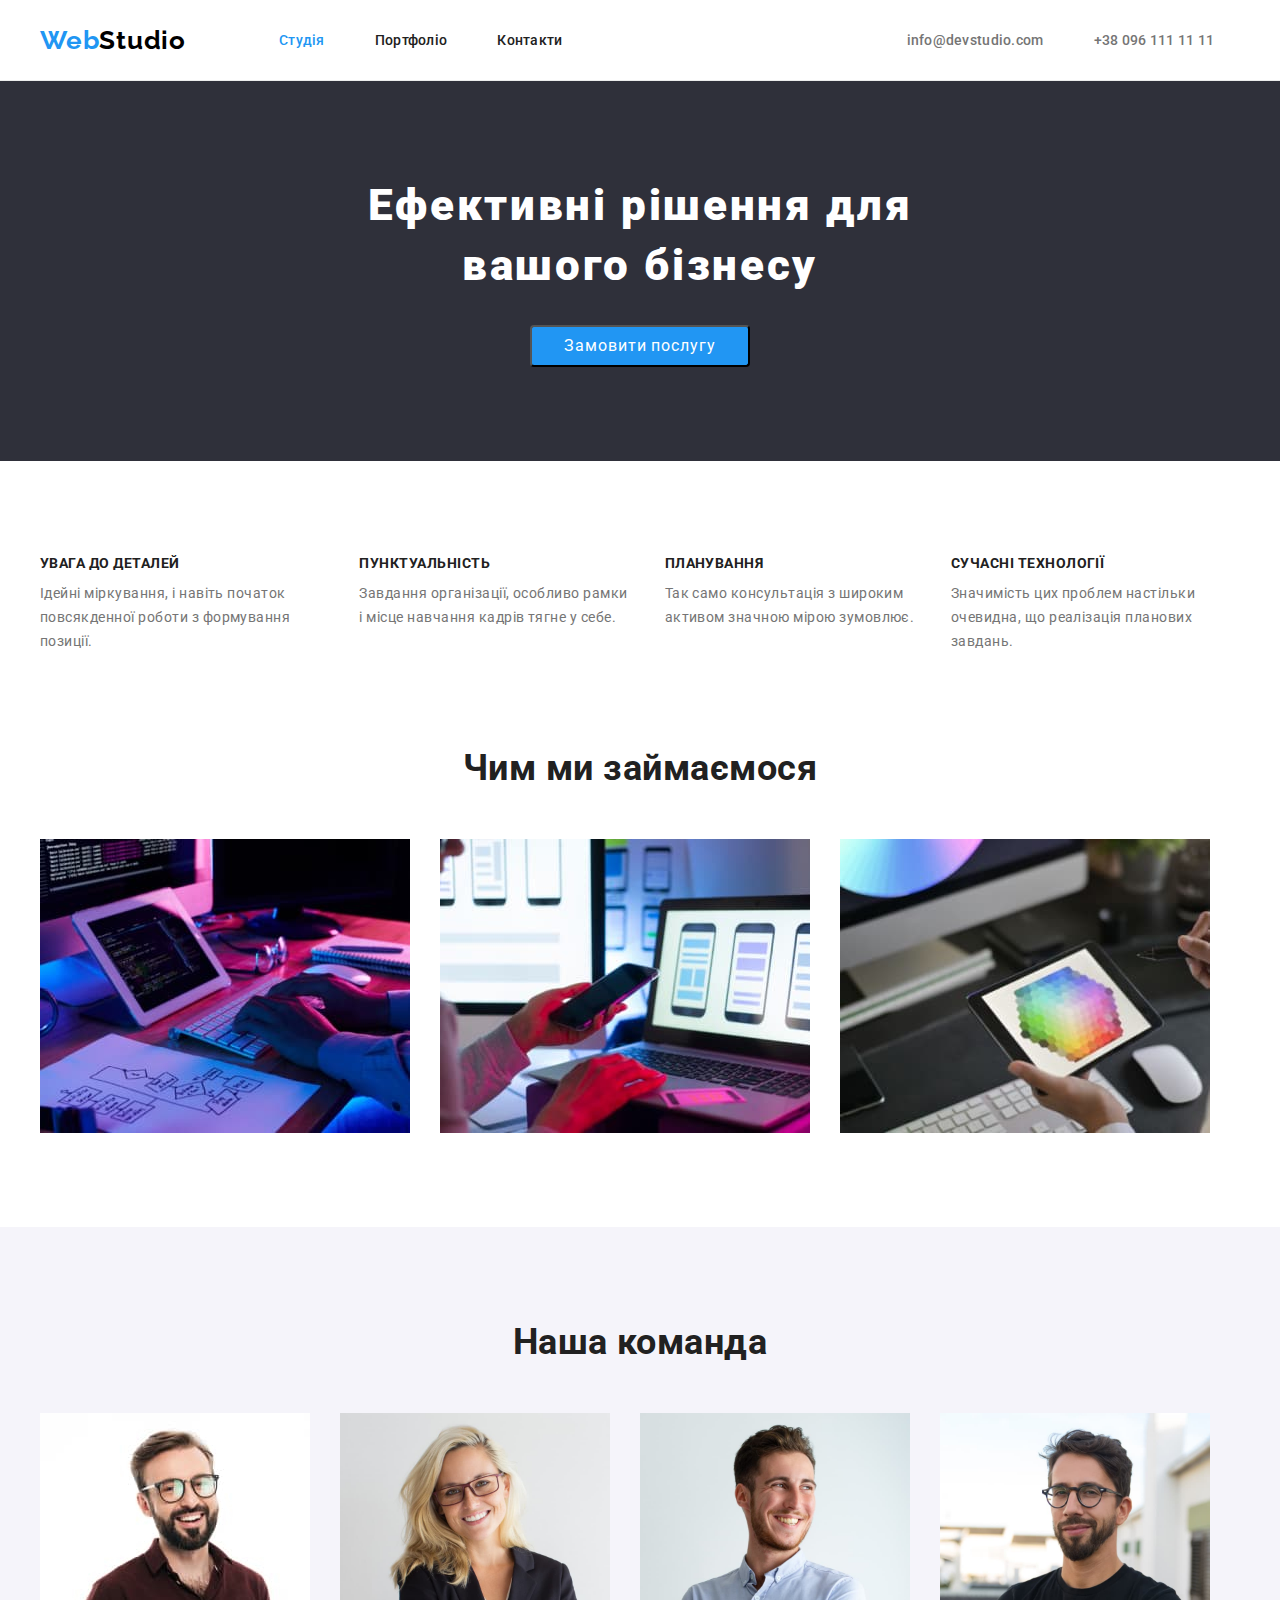
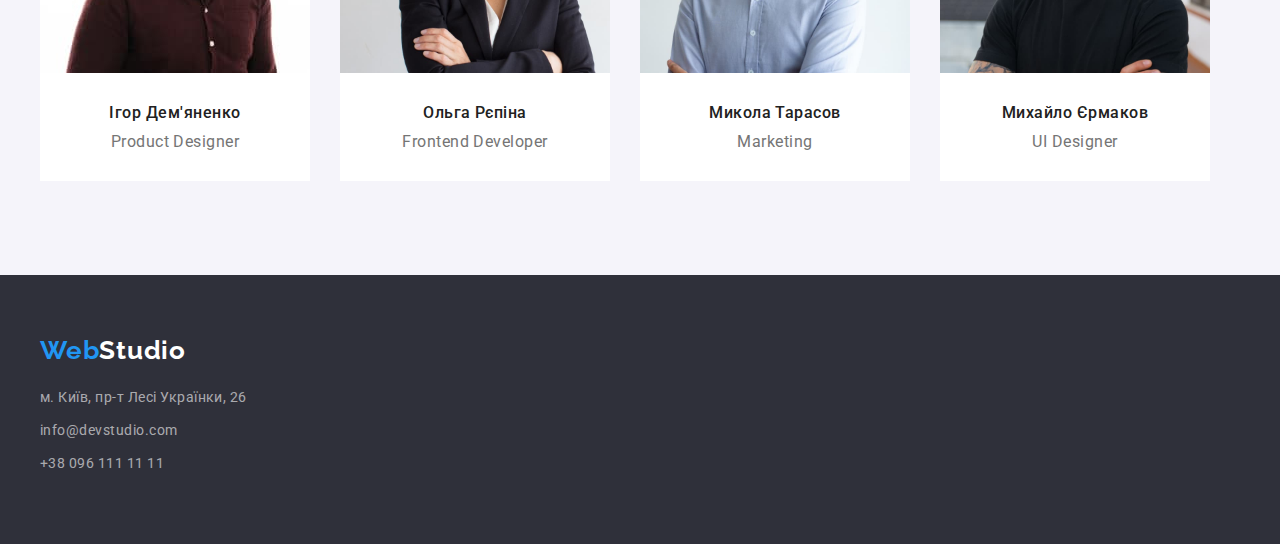
<file: index.html>
<!DOCTYPE html>
<html lang="uk">
  <head>
    <meta charset="UTF-8" />
    <meta http-equiv="X-UA-Compatible" content="IE=edge" />
    <meta name="viewport" content="width=device-width, initial-scale=1.0" />
    <title>Студія</title>
    <link
      href="https://fonts.googleapis.com/css2?family=Raleway:wght@700&family=Roboto:wght@400;500;700;900&display=swap"
      rel="stylesheet"
    />
    <link
      href="https://cdnjs.cloudflare.com/ajax/libs/modern-normalize/1.1.0/modern-normalize.min.css"
      rel="stylesheet"
    />
    <link href="./css/styles.css" rel="stylesheet" />
  </head>
  <body>
    <!-- Хедер -->

    <header class="header">
      <div class="container main-nav">
        <a href="./index.html" class="logo"
          ><span class="logo-web">Web</span>Studio</a
        >
        <nav class="site-nav">
          <ul class="site-nav-main">
            <li class="item">
              <a href="./index.html" class="link current">Студія</a>
            </li>
            <li class="item">
              <a href="./portfolio.html" class="link">Портфоліо</a>
            </li>
            <li class="item"><a href="" class="link">Контакти</a></li>
          </ul>
        </nav>
        <ul class="contacts">
          <li class="item">
            <a href="mailto:info@devstudio.com" class="link"
              >info@devstudio.com</a
            >
          </li>
          <li class="item">
            <a href="tel:+380961111111" class="link">+38 096 111 11 11</a>
          </li>
        </ul>
      </div>
    </header>
    <main>
      <!-- Герой -->

      <section class="hero section">
        <div class="container">
          <h1 class="hero-title">Ефективні рішення для вашого бізнесу</h1>
          <button type="button" class="button hero-button">
            Замовити послугу
          </button>
        </div>
      </section>

      <!-- Переваги -->

      <section class="advantages section">
        <div class="container">
          <h2 class="advantages-title visually-hidden">Переваги компанії</h2>
          <ul class="advantages-list">
            <li class="advantages-list-item">
              <h3 class="advantages-list-header">УВАГА ДО ДЕТАЛЕЙ</h3>
              <p class="advantages-text">
                Ідейні міркування, і навіть початок повсякденної роботи з
                формування позиції.
              </p>
            </li>
            <li class="advantages-list-item">
              <h3 class="advantages-list-header">ПУНКТУАЛЬНІСТЬ</h3>
              <p class="advantages-text">
                Завдання організації, особливо рамки і місце навчання кадрів
                тягне у себе.
              </p>
            </li>
            <li class="advantages-list-item">
              <h3 class="advantages-list-header">ПЛАНУВАННЯ</h3>
              <p class="advantages-text">
                Так само консультація з широким активом значною мірою зумовлює.
              </p>
            </li>
            <li class="advantages-list-item">
              <h3 class="advantages-list-header">СУЧАСНІ ТЕХНОЛОГІЇ</h3>
              <p class="advantages-text">
                Значимість цих проблем настільки очевидна, що реалізація
                планових завдань.
              </p>
            </li>
          </ul>
        </div>
      </section>

      <!-- Діяльність -->

      <section class="activity section">
        <div class="container">
          <h2 class="activity-title">Чим ми займаємося</h2>
          <ul class="activity-list">
            <li class="activity-list-item">
              <img
                src="./images/img.jpg"
                alt="робочий стіл з планшетом та клавіатурою"
                width="370"
                height="294"
              />
            </li>
            <li class="activity-list-item">
              <img
                src="./images/img(1).jpg"
                alt="ноутбук та смартфон в руках людини"
                width="370"
                height="294"
              />
            </li>
            <li class="activity-list-item">
              <img
                src="images/img(2).jpg"
                alt="планшет в руках людини"
                width="370"
                height="294"
              />
            </li>
          </ul>
        </div>
      </section>

      <!-- Команда -->

      <section class="team section">
        <div class="container">
          <h2 class="team-title">Наша команда</h2>
          <ul class="team-list">
            <li class="team-list-item">
              <img
                src="./images/ihor.jpg"
                alt="портрет Ігоря Дем'яненко"
                width="270"
                height="260"
              />
              <h3 class="team-member-name">Ігор Дем'яненко</h3>
              <p lang="en" class="team-position">Product Designer</p>
            </li>
            <li class="team-list-item">
              <img
                src="./images/olha.jpg"
                alt="портрет Ольги Рєпіной"
                width="270"
                height="260"
              />
              <h3 class="team-member-name">Ольга Рєпіна</h3>
              <p lang="en" class="team-position">Frontend Developer</p>
            </li>
            <li class="team-list-item">
              <img
                src="./images/mykola.jpg"
                alt="портрет Миколи Тарасова"
                width="270"
                height="260"
              />
              <h3 class="team-member-name">Микола Тарасов</h3>
              <p lang="en" class="team-position">Marketing</p>
            </li>
            <li class="team-list-item">
              <img
                src="./images/mykhailo.jpg"
                alt="портрет Михайла Єрмакова"
                width="270"
                height="260"
              />
              <h3 class="team-member-name">Михайло Єрмаков</h3>
              <p lang="en" class="team-position">UI Designer</p>
            </li>
          </ul>
        </div>
      </section>
    </main>

    <!-- Футер -->

    <footer class="footer">
      <div class="container">
        <a href="" class="logo"
          ><span class="logo-web">Web</span
          ><span class="logo-web-footer">Studio</span></a
        >
        <address class="address">
          <a href="https://goo.gl/maps/XgKgjnSqyvrGUe3z9" class="link"
            >м. Київ, пр-т Лесі Українки, 26</a
          ><br />
          <a href="mailto:info@devstudio.com" class="link">info@devstudio.com</a
          ><br />
          <a href="tel:+380961111111" class="link">+38 096 111 11 11</a>
        </address>
      </div>
    </footer>
  </body>
</html>
</file>
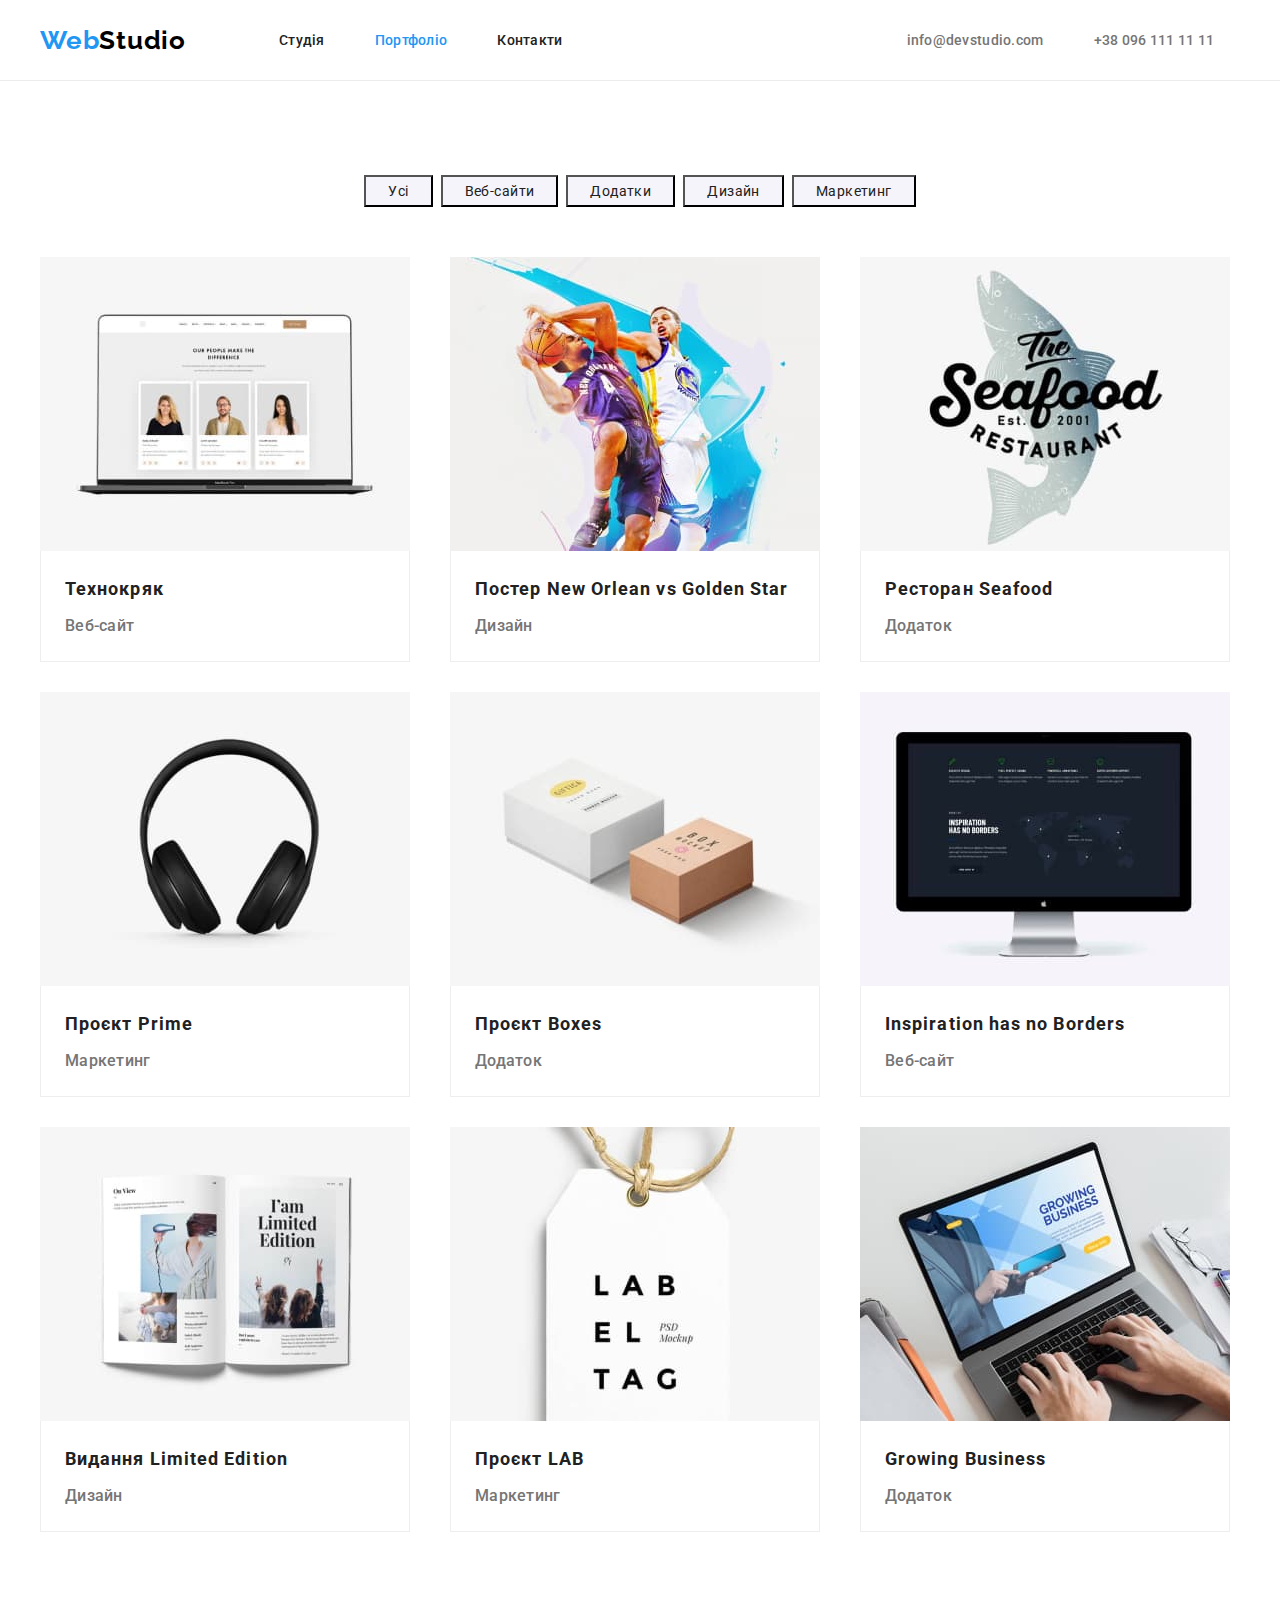
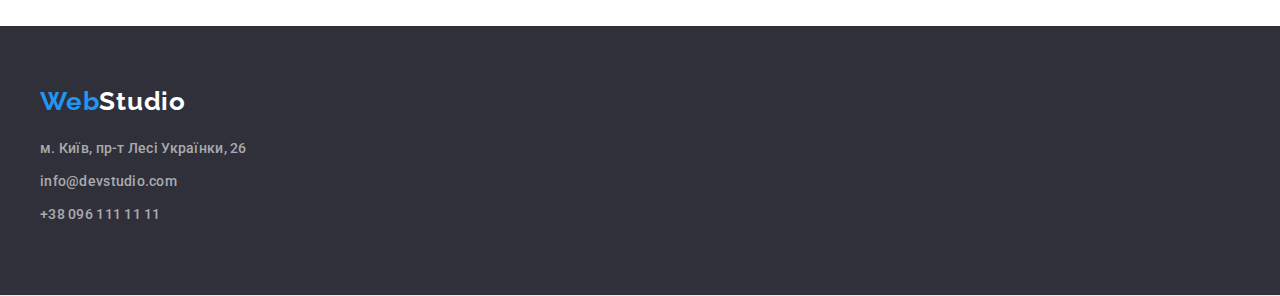
<file: portfolio.html>
<!DOCTYPE html>
<html lang="uk">
  <head>
    <meta charset="UTF-8" />
    <meta http-equiv="X-UA-Compatible" content="IE=edge" />
    <meta name="viewport" content="width=device-width, initial-scale=1.0" />
    <title>Портфоліо</title>
    <link
      href="https://fonts.googleapis.com/css2?family=Raleway:wght@700&family=Roboto:wght@400;500;700;900&display=swap"
      rel="stylesheet"
    />
    <link
      href="https://cdnjs.cloudflare.com/ajax/libs/modern-normalize/1.1.0/modern-normalize.min.css"
      rel="stylesheet"
    />
    <link href="./css/styles.css" rel="stylesheet" />
  </head>
  <body>
    <header class="header">
       <header class="header">
      <div class="container main-nav">
        <a href="./index.html" class="logo"
          ><span class="logo-web">Web</span>Studio</a
        >
        <nav class="site-nav">
          <ul class="site-nav-main">
            <li class="item">
              <a href="./index.html" class="link">Студія</a>
            </li>
            <li class="item">
              <a href="./portfolio.html" class="link current">Портфоліо</a>
            </li>
            <li class="item"><a href="" class="link">Контакти</a></li>
          </ul>
        </nav>
        <ul class="contacts">
          <li class="item">
            <a href="mailto:info@devstudio.com" class="link"
              >info@devstudio.com</a
            >
          </li>
          <li class="item">
            <a href="tel:+380961111111" class="link">+38 096 111 11 11</a>
          </li>
        </ul>
      </div>
    </header>
    <main>
      <!-- Приклади робіт -->

      <section class="work-examples section">
        <div class="container">
          <h1 class="visually-hidden">Наше порфтоліо</h1>
          <ul class="filter-list">
            <li class="filter-list-item"><button type="button" class="filter-button">Усі</button></li>
            <li class="filter-list-item"> 
              <button type="button" class="filter-button">Веб-сайти</button>
            </li>
            <li class="filter-list-item">
              <button type="button" class="filter-button">Додатки</button>
            </li>
            <li class="filter-list-item"><button type="button" class="filter-button">Дизайн</button></li>
            <li class="filter-list-item">
              <button type="button" class="filter-button">Маркетинг</button>
            </li>
          </ul>
          <ul class="work-examples-list">
            <li class="work-examples-item">
              <img
                src="./images/second-hw/1.jpg"
                alt="ноутбук"
                width="370"
                height="294"
              />
              <div class="content-border">
              <h2 class="work-examples-header">Технокряк</h2>
              <p class="work-examples-text">Веб-сайт</p>
              </div>
            </li>
            <li class="work-examples-item">
              <img
                src="./images/second-hw/2.jpg"
                alt="два баскетболісти"
                width="370"
                height="294"
              />
              <div class="content-border">
              <h2 class="work-examples-header">
                Постер New Orlean vs Golden Star
              </h2>
              <p class="work-examples-text">Дизайн</p>
              </div>
            </li>
            <li class="work-examples-item">
              <img
                src="./images/second-hw/3.jpg"
                alt="лого ресторану"
                width="370"
                height="294"
              />
              <div class="content-border">
              <h2 class="work-examples-header">Ресторан Seafood</h2>
              <p class="work-examples-text">Додаток</p>
              </div>
            </li>
            <li class="work-examples-item">
              <img
                src="./images/second-hw/4.jpg"
                alt="навушники"
                width="370"
                height="294"
              />
              <div class="content-border">
              <h2 class="work-examples-header">Проєкт Prime</h2>
              <p class="work-examples-text">Маркетинг</p>
              </div>
            </li>
            <li class="work-examples-item">
              <img
                src="./images/second-hw/5.jpg"
                alt="дві коробки"
                width="370"
                height="294"
              />
              <div class="content-border">
              <h2 class="work-examples-header">Проєкт Boxes</h2>
              <p class="work-examples-text">Додаток</p>
              </div>
            </li>
            <li class="work-examples-item">
              <img
                src="./images/second-hw/6.jpg"
                alt="монітор"
                width="370"
                height="294"
              />
              <div class="content-border">
              <h2 class="work-examples-header">Inspiration has no Borders</h2>
              <p class="work-examples-text">Веб-сайт</p>
              </div>
            </li>
            <li class="work-examples-item">
              <img
                src="./images/second-hw/7.jpg"
                alt="відкрита книга"
                width="370"
                height="294"
              />
              <div class="content-border">
              <h2 class="work-examples-header">Видання Limited Edition</h2>
              <p class="work-examples-text">Дизайн</p>
              </div>
            </li>
            <li class="work-examples-item">
              <img
                src="./images/second-hw/8.jpg"
                alt="бірка для одягу"
                width="370"
                height="294"
              />
              <div class="content-border">
              <h2 class="work-examples-header">Проєкт LAB</h2>
              <p class="work-examples-text">Маркетинг</p>
              </div>
            </li>
            <li class="work-examples-item">
              <img
                src="./images/second-hw/9.jpg"
                alt="ноутбук на столі"
                width="370"
                height="294"
              />
              <div class="content-border">
              <h2 class="work-examples-header">Growing Business</h2>
              <p class="work-examples-text">Додаток</p>
              </div>
            </li>
          </ul>
        </div>
      </section>
    </main>
    <footer class="footer">
      <div class="container">
        <a href="" class="logo"
          ><span class="logo-web">Web</span
          ><span class="logo-web-footer">Studio</span></a
        >
        <address class="address">
          <a href="https://goo.gl/maps/XgKgjnSqyvrGUe3z9" class="link"
            >м. Київ, пр-т Лесі Українки, 26</a
          ><br />
          <a href="mailto:info@devstudio.com" class="link">info@devstudio.com</a
          ><br />
          <a href="tel:+380961111111" class="link">+38 096 111 11 11</a>
        </address>
      </div>
    </footer>
  </body>
</html>
</file>
<file: css/styles.css>
:root {
  --primary-text-color: #212121;
  --secondary-text-color: #757575;
  --accent-color: #2196f3;
  --primary-white-color: #ffffff;
  --primary-background-color: #2f303a;
  --second-background-color: #f5f5f5;
  --third-background-color: #f5f4fa;
}

html {
  box-sizing: border-box;
}

*,
::before,
::after {
  box-sizing: inherit;
}

body {
  font-family: "Roboto", sans-serif;
  letter-spacing: 0.03em;
  color: var(--primary-text-color);
}

ul {
  list-style: none;
  padding: 0;
  margin: 0;
}

h1,
h2,
h3,
p {
  margin-top: 0;
  margin-bottom: 0;
}

img {
  display: block;
}

.container {
  width: 1200px;
  margin-left: auto;
  margin-right: auto;
}

.section {
  padding-top: 94px;
  padding-bottom: 94px;
}

/* Посилання та кнопки */

.link {
  text-decoration: none;
}

.button {
  font-family: inherit;
  letter-spacing: 0.06em;
  cursor: pointer;
  color: var(--primary-white-color);
  background-color: var(--accent-color);

  min-width: 216px;
  padding: 10px 32px;
  border-radius: 4px;
}

.button:hover,
.button:focus {
  color: var(--accent-color);
  background-color: var(--primary-white-color);
}

/* Хедер */

.header {
  background-color: var(--primary-white-color);
  font-size: 14px;
  font-weight: 500;
  line-height: calc(16 / 14);
  letter-spacing: 0.02em;

  border-bottom: 1px solid #ececec;
}

.logo {
  font-family: "Raleway", sans-serif;
  font-size: 26px;
  font-weight: 700;
  line-height: calc(30 / 26);
  letter-spacing: 0.03em;
  text-decoration: none;
  color: #000000;
}

.logo-web {
  color: var(--accent-color);
}

.main-nav {
  display: flex;
  align-items: center;
}

.site-nav-main {
  display: flex;
  margin-left: 93px;
}

.site-nav-main .item:not(:last-child) {
  margin-right: 50px;
}

.site-nav .link {
  color: var(--primary-text-color);

  display: block;
  padding-top: 32px;
  padding-bottom: 32px;
}

.site-nav .link:hover,
.site-nav .link:focus {
  color: var(--accent-color);
}

.site-nav .link.current {
  color: var(--accent-color);
}

.contacts {
  display: flex;
  margin-left: 344px;
}

.contacts .item:not(:last-child) {
  margin-right: 50px;
}

.contacts .link {
  color: var(--secondary-text-color);

  display: block;
  padding-top: 32px;
  padding-bottom: 32px;
}

.contacts .link:hover,
.contacts .link:focus {
  color: var(--accent-color);
}

/* Герой */

.hero {
  background-color: var(--primary-background-color);

  text-align: center;
}

.hero-title {
  font-size: 44px;
  font-weight: 900;
  line-height: calc(60 / 44);
  letter-spacing: 0.06em;
  color: var(--primary-white-color);
  width: 696px;

  margin-bottom: 30px;
  margin-left: auto;
  margin-right: auto;
}

.hero-button {
  display: inline-block;
}

/* Переваги */

.advantages-list {
  display: flex;
  align-content: space-between;
}

.advantages-list-header {
  font-size: 14px;
  line-height: calc(16 / 14);

  margin-bottom: 10px;
}

.advantages-text {
  font-size: 14px;
  line-height: calc(24 / 14);
  color: var(--secondary-text-color);
}

.advantages-list-item:not(:last-child) {
  margin-right: 30px;
}

/* Діяльність */

.activity {
  padding-top: 0;
}

.activity-title {
  font-size: 36px;
  line-height: calc(42 / 36);
  text-align: center;

  margin-bottom: 50px;
}

.activity-list {
  display: flex;
  align-content: space-between;
}

.activity-list-item:not(:last-child) {
  margin-right: 30px;
}

/* Команда */

.team {
  background-color: var(--third-background-color);
}

.team-title {
  font-size: 36px;
  line-height: calc(42 / 36);
  text-align: center;

  margin-bottom: 50px;
}

.team-list {
  display: flex;
}

.team-list-item {
  background-color: var(--primary-white-color);
}

.team-list-item:not(:last-child) {
  margin-right: 30px;
}

/* .team-list-item + .team-list-item {
  margin-left: 30px;
} */

.team-member-name {
  font-size: 16px;
  font-weight: 500;
  line-height: calc(19 / 16);
  text-align: center;

  padding-top: 30px;
  padding-bottom: 10px;
}

.team-position {
  font-size: 16px;
  line-height: calc(19 / 16);
  color: var(--secondary-text-color);
  text-align: center;

  padding-bottom: 30px;
}

/* Футер */

.footer {
  background-color: var(--primary-background-color);
}

.address {
  font-style: normal;
  font-size: 14px;
  line-height: calc(24 / 14);
  color: var(--primary-white-color);

  padding-bottom: 60px;
}

.footer .logo {
  display: inline-block;
  margin-top: 60px;
  margin-bottom: 20px;
}

.footer .link {
  color: rgb(255, 255, 255, 0.6);

  display: inline-block;
  padding-bottom: 9px;
}

.footer .link:hover,
.footer .link:focus {
  color: var(--accent-color);
}

.logo-web-footer {
  color: var(--primary-white-color);
}

/* Кнопки фільтрів */

.filter-list {
  display: flex;
  justify-content: center;
}

.filter-button {
  letter-spacing: 0.03em;
  cursor: pointer;
  color: var(--primary-text-color);
  background-color: var(--third-background-color);

  padding: 6px 22px;
  display: inline-block;
}

.filter-list {
  margin-bottom: 50px;
}

.filter-list-item:not(:last-child) {
  margin-right: 8px;
}

.filter-button:hover,
.filter-button:focus {
  color: var(--primary-white-color);
  background-color: var(--accent-color);
}

/* Приклади робіт */

.work-examples-list {
  display: flex;
  flex-wrap: wrap;
}

.work-examples-item {
  width: calc((100% - 60px) / 3);
  margin-right: 30px;
  margin-bottom: 30px;

  background-color: var(--primary-white-color);
}

.work-examples-item:nth-child(3n) {
  margin-right: 0;
}

.work-examples-item:nth-last-child(-n + 3) {
  margin-bottom: 0;
}

.work-examples-header {
  font-size: 18px;
  line-height: calc(36 / 18);
  letter-spacing: 0.06em;
  color: var(--primary-text-color);

  padding-bottom: 4px;
  padding-top: 20px;
  padding-left: 24px;
  padding-right: 24px;
}

.work-examples-text {
  font-size: 16px;
  line-height: calc(30 / 16);
  color: var(--secondary-text-color);

  padding-bottom: 20px;
  padding-left: 24px;
  padding-right: 24px;
}

.content-border {
  width: 370px;

  border-right: 1px solid #eeeeee;
  border-left: 1px solid #eeeeee;
  border-bottom: 1px solid #eeeeee;
}

.visually-hidden {
  position: absolute;
  width: 1px;
  height: 1px;
  margin: -1px;
  border: 0;
  padding: 0;

  white-space: nowrap;
  clip-path: inset(100%);
  clip: rect(0 0 0 0);
  overflow: hidden;
}
</file>
